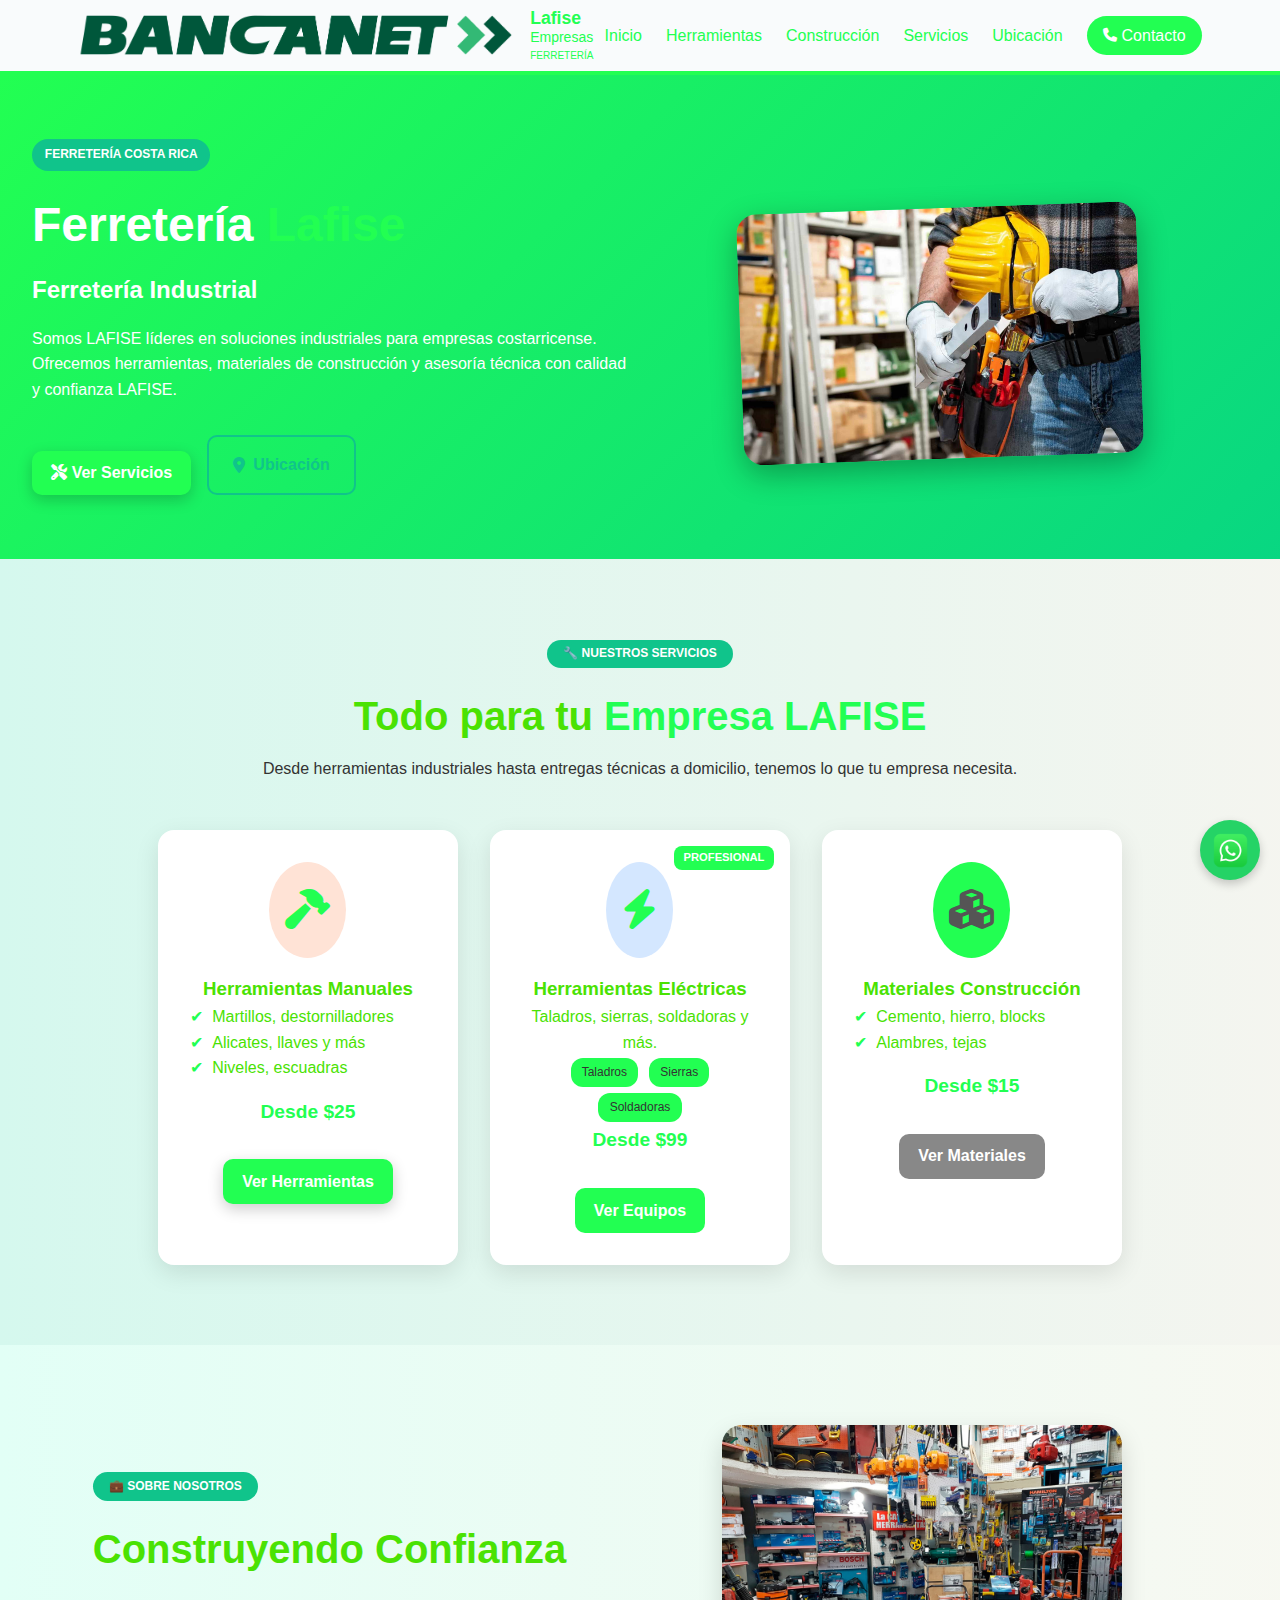
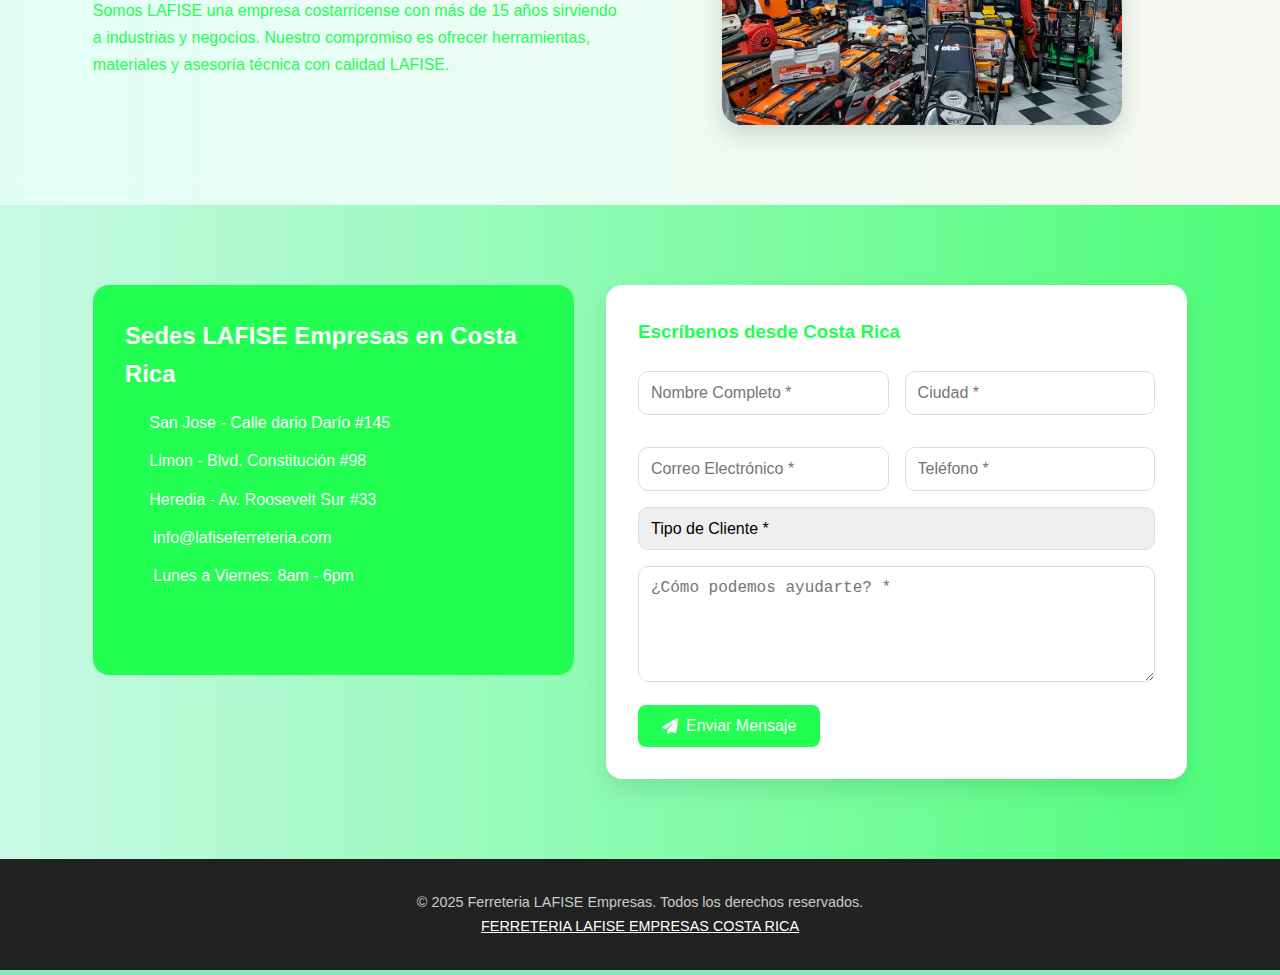
<file: index.html>
<!DOCTYPE html>
<html lang="es">
<head>
  <meta charset="UTF-8" />
  <meta name="viewport" content="width=device-width, initial-scale=1.0" />
  <title>Ferretería Lafise Empresas</title>
  <meta name="description" content="Ferretería Lafise Empresas: soluciones confiables para tu empresa con asesoría y productos de calidad.">
  <meta name="keywords" content="ferretería, empresas, herramientas, materiales, Lafise, construcción, seguridad">
  <meta property="og:title" content="Ferretería Lafise Empresas">
  <meta property="og:description" content="Expertos en soluciones industriales, materiales y herramientas de primera para empresas.">
  <meta property="og:url" content="https://lafiseferreteriauno.vercel.app/">
  <meta property="og:type" content="website">
  <link rel="stylesheet" href="css/styles.css" />
  <link rel="stylesheet" href="https://cdnjs.cloudflare.com/ajax/libs/font-awesome/6.5.0/css/all.min.css" />
  <link rel="icon" href="/favicon.ico" type="image/x-icon" />
</head>
<body>
  <header class="topbar">
  <div class="container topbar-content">
    <div class="logo-section">
      <img src="img/logo.png" alt="Logo Cuscatlán" class="logo-img">
      <div class="logo-text">
        <span class="logo-bold">Lafise</span> <span class="logo-light">Empresas</span><br>
        <small class="subtext">FERRETERÍA</small>
      </div>
    </div>
    <nav class="nav-menu">
      <a href="index.html">Inicio</a>
      <a href="pages/herramientas.html">Herramientas</a>
      <a href="pages/construccion.html">Construcción</a>
      <a href="pages/servicios.html">Servicios</a>
      <a href="pages/ubicacion.html">Ubicación</a>
      <a href="pages/contacto.html" class="btn-contact"><i class="fas fa-phone"></i> Contacto</a>
    </nav>
  </div>
</header>

  <section class="hero-modern">
  <div class="hero-modern-content">
    <span class="hero-badge">FERRETERÍA COSTA RICA</span>
    <h1>Ferretería <span class="highlight">Lafise</span></h1>
    <h2>Ferretería Industrial</h2>
    <p>
      Somos LAFISE líderes en soluciones industriales para empresas costarricense. Ofrecemos herramientas,
      materiales de construcción y asesoría técnica con calidad y confianza LAFISE.
    </p>
    <div class="hero-buttons">
      <a href="pages/servicios.html" class="btn-orange"><i class="fas fa-tools"></i> Ver Servicios</a>
      <a href="pages/ubicacion.html" class="btn-outline"><i class="fas fa-map-marker-alt"></i> Ubicación</a>
    </div>
  </div>
  <div class="hero-modern-image">
    <img src="img/hero.jpg" alt="Ferretería Cuscatlán" />
  </div>
</section>

  <section id="servicios" class="services-modern">
  <div class="container">
    <span class="section-badge">🔧 NUESTROS SERVICIOS</span>
    <h2 class="section-title">Todo para tu <span class="text-orange">Empresa LAFISE</span></h2>
    <p class="section-description">
      Desde herramientas industriales hasta entregas técnicas a domicilio, tenemos lo que tu empresa necesita.
    </p>

    <div class="cards-grid">
      <div class="service-card">
        <div class="card-icon orange"><i class="fas fa-hammer"></i></div>
        <h3>Herramientas Manuales</h3>
        <ul>
          <li>Martillos, destornilladores</li>
          <li>Alicates, llaves y más</li>
          <li>Niveles, escuadras</li>
        </ul>
        <p class="price">Desde $25</p>
        <a href="pages/herramientas.html" class="btn-orange">Ver Herramientas</a>
      </div>

      <div class="service-card featured">
        <div class="card-icon blue"><i class="fas fa-bolt"></i></div>
        <span class="card-badge">PROFESIONAL</span>
        <h3>Herramientas Eléctricas</h3>
        <p>Taladros, sierras, soldadoras y más.</p>
        <div class="tags">
          <span>Taladros</span>
          <span>Sierras</span>
          <span>Soldadoras</span>
        </div>
        <p class="price">Desde $99</p>
        <a href="pages/construccion.html" class="btn-blue">Ver Equipos</a>
      </div>

      <div class="service-card">
        <div class="card-icon gray"><i class="fas fa-cubes"></i></div>
        <h3>Materiales Construcción</h3>
        <ul>
          <li>Cemento, hierro, blocks</li>
          <li>Alambres, tejas</li>
        </ul>
        <p class="price">Desde $15</p>
        <a href="pages/herramientas.html" class="btn-gray">Ver Materiales</a>
      </div>
    </div>
  </div>
</section>

  <section id="nosotros" class="nosotros-modern">
  <div class="container">
    <div class="nosotros-grid">
      <div class="nosotros-text">
        <span class="section-badge">💼 SOBRE NOSOTROS</span>
        <h2>Construyendo Confianza</h2>
        <p>
          Somos LAFISE una empresa costarricense con más de 15 años sirviendo a industrias y negocios.
          Nuestro compromiso es ofrecer herramientas, materiales y asesoría técnica con calidad LAFISE.
        </p>
      </div>
      <div class="nosotros-img-wrapper">
        <img src="img/nosotros.jpg" alt="Equipo de trabajo" class="floating-img" />
      </div>
    </div>
  </div>
</section>

  <section id="contacto" class="contacto-modern">
  <div class="container contacto-grid">

    <!-- Información de contacto -->
    <div class="contacto-info">
      <h3>Sedes LAFISE Empresas en Costa Rica</h3>
      <ul>
        <li><i class="fas fa-map-marker-alt"></i> San Jose - Calle dario Darío #145</li>
        <li><i class="fas fa-map-marker-alt"></i> Limon - Blvd. Constitución #98</li>
        <li><i class="fas fa-map-marker-alt"></i> Heredia - Av. Roosevelt Sur #33</li>
        <li><i class="fas fa-envelope"></i> info@lafiseferreteria.com</li>
        <li><i class="fas fa-clock"></i> Lunes a Viernes: 8am - 6pm</li>
      </ul>
      <div class="social-icons">
        <a href="index.html"><i class="fab fa-facebook"></i></a>
        <a href="https://wa.me/50370005634"><i class="fab fa-whatsapp"></i></a>
        <a href="index.html"><i class="fab fa-instagram"></i></a>
      </div>
    </div>

    <!-- Formulario -->
    <div class="contacto-form">
      <h3>Escríbenos desde Costa Rica</h3>
      <form action="https://formspree.io/f/YOUR_ID" method="POST">
        <div class="form-grid">
          <input type="text" name="nombre" placeholder="Nombre Completo *" required />
          <input type="text" name="ciudad" placeholder="Ciudad *" required />
          <input type="email" name="email" placeholder="Correo Electrónico *" required />
          <input type="tel" name="telefono" placeholder="Teléfono *" required />
        </div>
        <select name="tipo" required>
          <option value="">Tipo de Cliente *</option>
          <option value="empresa">Empresa</option>
          <option value="individual">Individual</option>
        </select>
        <textarea name="mensaje" rows="5" placeholder="¿Cómo podemos ayudarte? *" required></textarea>
        <button type="submit" class="btn-form"><i class="fas fa-paper-plane"></i> Enviar Mensaje</button>
      </form>
    </div>

  </div>
</section>

  <footer class="main-footer">
    <div class="container">
      <p>&copy; 2025 Ferreteria LAFISE Empresas. Todos los derechos reservados.</p>
      <a href="https://lafiseferreteriauno.vercel.app/">FERRETERIA LAFISE EMPRESAS COSTA RICA </a>
    </div>
  </footer>

  <!-- Botón flotante de WhatsApp -->
<a href="https://wa.me/50670001234" class="whatsapp-float" target="_blank" title="Contáctanos por WhatsApp">
  <img src="img/whatsapp-icon.png" alt="WhatsApp" />
</a>


  <script src="js/scripts.js"></script>

<!-- Google tag (gtag.js) -->
<script async src="https://www.googletagmanager.com/gtag/js?id=AW-17392224345">
</script>
<script>
  window.dataLayer = window.dataLayer || [];
  function gtag(){dataLayer.push(arguments);}
  gtag('js', new Date());

  gtag('config', 'AW-17392224345');
</script>
</file>
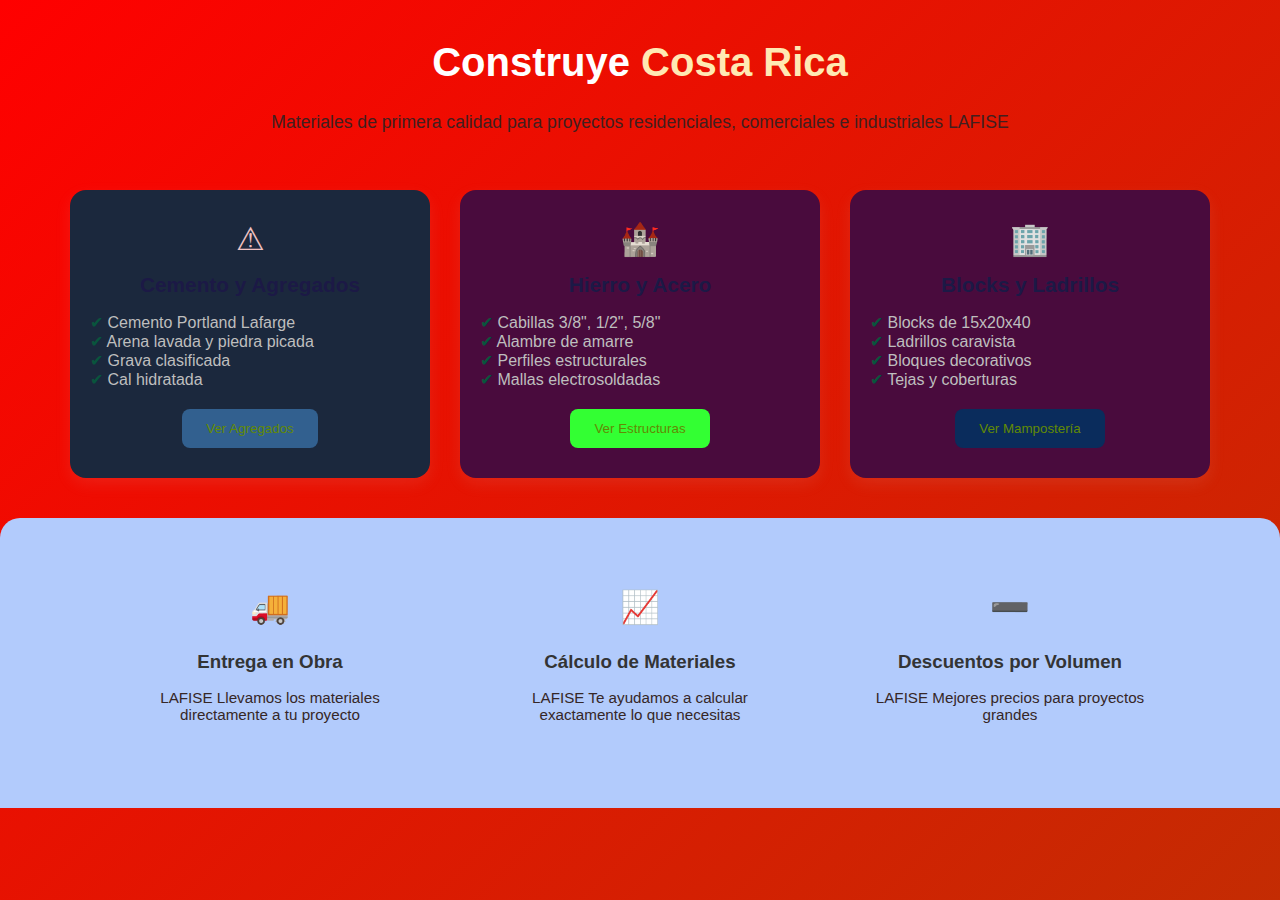
<file: pages/construccion.html>
<!DOCTYPE html>
<html lang="es">
<head>
  <meta charset="UTF-8" />
  <meta name="viewport" content="width=device-width, initial-scale=1.0" />
  <title>Construcción | Ferretería LAFISE Empresas</title>
  <style>
    body {
      margin: 0;
      font-family: 'Segoe UI', sans-serif;
      background: linear-gradient(-45deg, #4d1c64, #557e08, #ff0000);
      background-size: 600% 600%;
      animation: moverFondo 10s ease infinite;
      color: #a4d7ee;
    }

    @keyframes moverFondo {
      0% { background-position: 0% 50%; }
      50% { background-position: 100% 50%; }
      100% { background-position: 0% 50%; }
    }

    h1 {
      text-align: center;
      font-size: 2.5rem;
      margin-top: 40px;
      color: #ffffff;
    }

    h1 span {
      color: #ffe9b3;
    }

    p.subtitle {
      text-align: center;
      font-size: 1.1rem;
      color: #421f1f;
    }

    .contenedor {
      display: flex;
      justify-content: center;
      flex-wrap: wrap;
      gap: 30px;
      padding: 40px 20px;
    }

    .tarjeta {
      width: 320px;
      background: #490b3d;
      border-radius: 16px;
      box-shadow: 0 6px 16px rgba(214, 204, 204, 0.1);
      padding: 30px 20px;
      text-align: center;
      transition: transform 0.3s ease;
    }

    .tarjeta:hover {
      transform: translateY(-6px);
    }

    .icono {
      font-size: 32px;
      margin-bottom: 15px;
      display: inline-block;
    }

    .titulo-tarjeta {
      font-size: 1.3rem;
      font-weight: 700;
      color: #1c1946;
      margin-bottom: 15px;
    }

    .tarjeta ul {
      list-style: none;
      padding: 0;
      margin-bottom: 20px;
      text-align: left;
      color: #bebebe;
    }

    .tarjeta ul li::before {
      content: "✔ ";
      color: #09553d;
    }

    .boton {
      background-color: #32608f;
      border: none;
      color: rgb(98, 138, 4);
      padding: 12px 24px;
      border-radius: 8px;
      cursor: default;
    }

    .ventajas {
      display: flex;
      justify-content: center;
      flex-wrap: wrap;
      gap: 30px;
      padding: 50px 20px;
      background: #b2cbfc;
      border-radius: 20px 20px 0 0;
    }

    .ventaja {
      flex: 1 1 250px;
      text-align: center;
      padding: 20px;
      max-width: 300px;
    }

    .ventaja h3 {
      margin: 10px 0;
      color: #333435;
    }

    .ventaja p {
      font-size: 0.95rem;
      color: #362727;
    }
  </style>
</head>
<body>
  <h1>Construye <span>Costa Rica</span></h1>
  <p class="subtitle">Materiales de primera calidad para proyectos residenciales, comerciales e industriales LAFISE</p>

  <section class="contenedor">
    <div class="tarjeta" style="background-color: #1b283d; color: rgb(238, 193, 193);">
      <div class="icono">&#x26A0;</div>
      <div class="titulo-tarjeta">Cemento y Agregados</div>
      <ul>
        <li>Cemento Portland Lafarge</li>
        <li>Arena lavada y piedra picada</li>
        <li>Grava clasificada</li>
        <li>Cal hidratada</li>
      </ul>
      <button class="boton">Ver Agregados</button>
    </div>

    <div class="tarjeta">
      <div class="icono">&#x1F3F0;</div>
      <div class="titulo-tarjeta">Hierro y Acero</div>
      <ul>
        <li>Cabillas 3/8", 1/2", 5/8"</li>
        <li>Alambre de amarre</li>
        <li>Perfiles estructurales</li>
        <li>Mallas electrosoldadas</li>
      </ul>
      <button class="boton" style="background-color: #33ff33;">Ver Estructuras</button>
    </div>

    <div class="tarjeta">
      <div class="icono">&#x1F3E2;</div>
      <div class="titulo-tarjeta">Blocks y Ladrillos</div>
      <ul>
        <li>Blocks de 15x20x40</li>
        <li>Ladrillos caravista</li>
        <li>Bloques decorativos</li>
        <li>Tejas y coberturas</li>
      </ul>
      <button class="boton" style="background-color: #0a2c5c;">Ver Mampostería</button>
    </div>
  </section>

  <section class="ventajas">
    <div class="ventaja">
      <div class="icono">&#x1F69A;</div>
      <h3>Entrega en Obra</h3>
      <p>LAFISE Llevamos los materiales directamente a tu proyecto</p>
    </div>
    <div class="ventaja">
      <div class="icono">&#x1F4C8;</div>
      <h3>Cálculo de Materiales</h3>
      <p>LAFISE Te ayudamos a calcular exactamente lo que necesitas</p>
    </div>
    <div class="ventaja">
      <div class="icono">&#x2796;</div>
      <h3>Descuentos por Volumen</h3>
      <p>LAFISE Mejores precios para proyectos grandes</p>
    </div>
  </section>
</body>
</html>
</file>
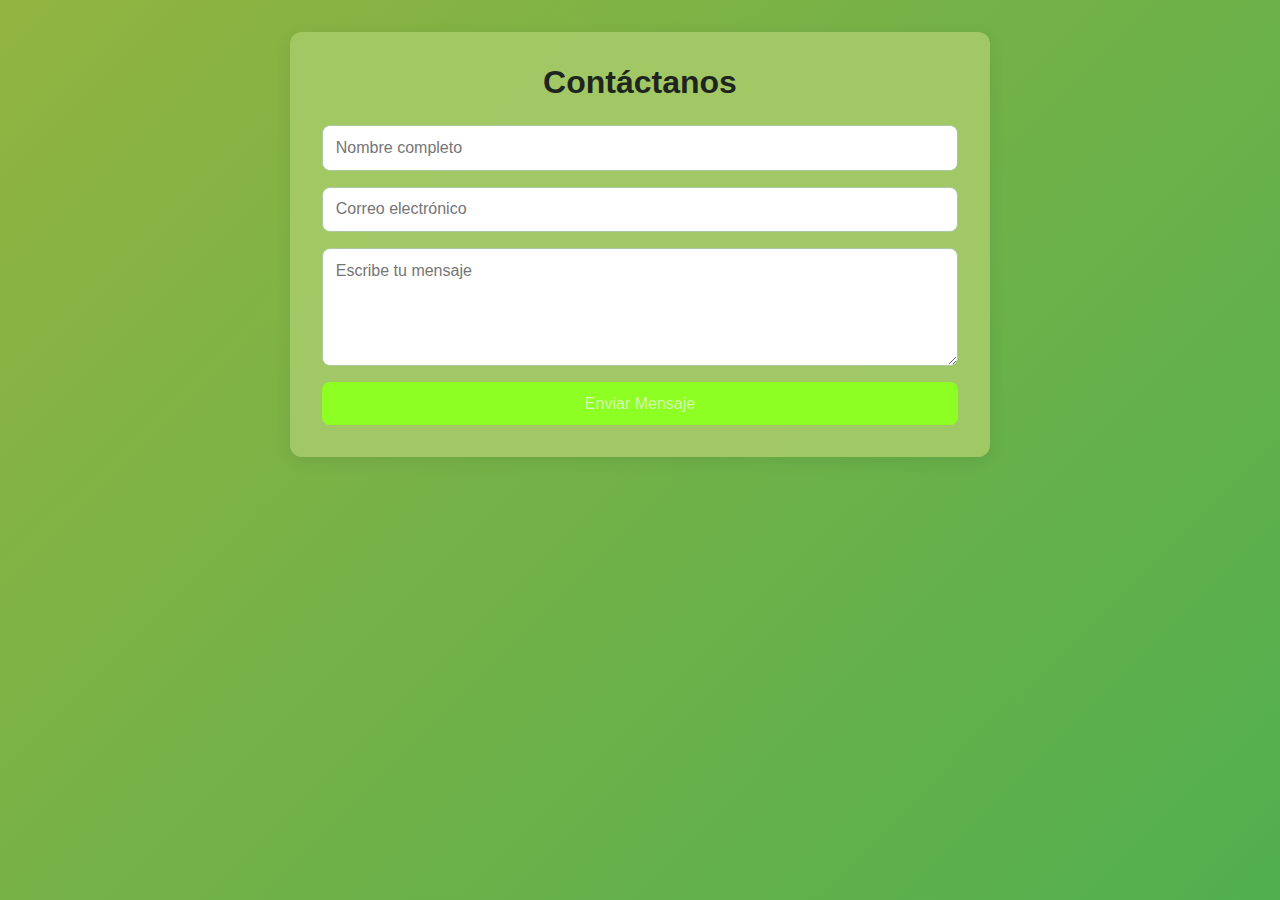
<file: pages/contacto.html>
<!DOCTYPE html>
<html lang="es">
<head>
  <meta charset="UTF-8">
  <meta name="viewport" content="width=device-width, initial-scale=1.0">
  <title>Contáctanos | Ferretería LAFISE Empresas</title>
  <style>
    * {
      margin: 0;
      padding: 0;
      box-sizing: border-box;
      font-family: 'Segoe UI', sans-serif;
    }
    body {
      background: linear-gradient(-45deg, #10c580, #21f39c, #4caf50, #92b441);
      background-size: 400% 400%;
      animation: bgGradient 10s ease infinite;
      color: #1a1a1a;
      padding: 2rem;
    }
    @keyframes bgGradient {
      0% {background-position: 0% 50%;}
      50% {background-position: 100% 50%;}
      100% {background-position: 0% 50%;}
    }
    .contact-section {
      max-width: 700px;
      margin: 0 auto;
      background-color: rgba(163, 201, 102, 0.95);
      padding: 2rem;
      border-radius: 12px;
      box-shadow: 0 4px 15px rgba(42, 58, 38, 0.1);
      text-align: center;
    }
    .contact-section h2 {
      font-size: 2rem;
      color: #1e241e;
      margin-bottom: 1.5rem;
    }
    .contact-form {
      display: flex;
      flex-direction: column;
      gap: 1rem;
    }
    .contact-form input,
    .contact-form textarea {
      padding: 0.8rem;
      border: 1px solid #abcaa4;
      border-radius: 8px;
      font-size: 1rem;
    }
    .contact-form button {
      background-color: #8dff22;
      color: #d7f7ae;
      padding: 0.8rem;
      border: none;
      border-radius: 8px;
      font-size: 1rem;
      cursor: pointer;
      transition: background 0.3s ease;
    }
    .contact-form button:hover {
      background-color: #75e619;
    }
    .success-message {
      margin-top: 1rem;
      color: green;
      font-weight: bold;
      display: none;
    }
  </style>
</head>
<body>
  <section class="contact-section">
    <h2>Contáctanos</h2>
    <form class="contact-form" onsubmit="mostrarMensaje(event)">
      <input type="text" name="name" placeholder="Nombre completo" required />
      <input type="email" name="email" placeholder="Correo electrónico" required />
      <textarea name="message" rows="5" placeholder="Escribe tu mensaje" required></textarea>
      <button type="submit">Enviar Mensaje</button>
      <p id="mensaje-exito" class="success-message">Mensaje enviado exitosamente ✅</p>
    </form>
  </section>

  <script>
    function mostrarMensaje(e) {
      e.preventDefault();
      document.getElementById('mensaje-exito').style.display = 'block';
    }
  </script>
</body>
</html>
</file>
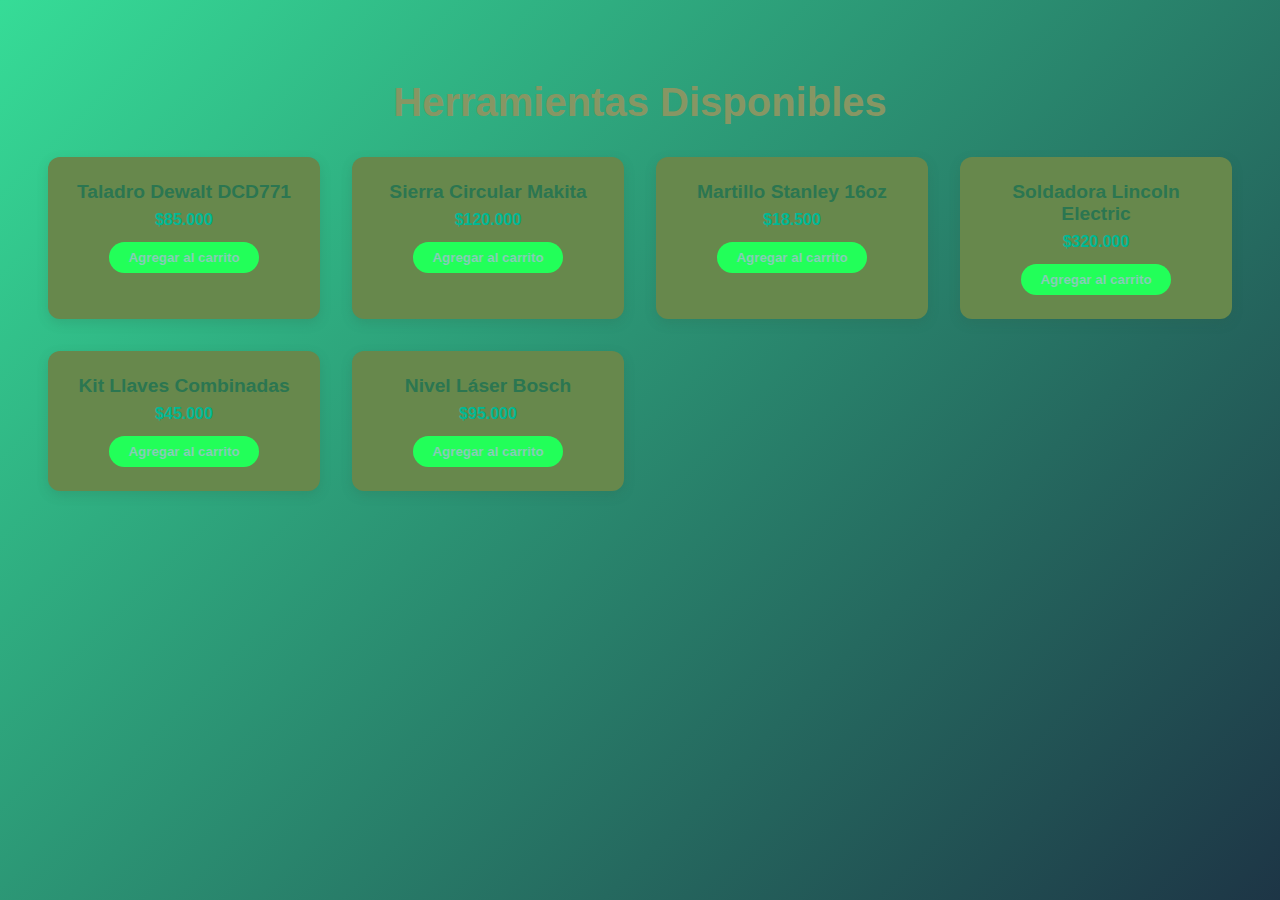
<file: pages/herramientas.html>
<!DOCTYPE html>
<html lang="es">
<head>
  <meta charset="UTF-8">
  <meta name="viewport" content="width=device-width, initial-scale=1.0">
  <title>Herramientas | Ferretería LAFISE Empresas</title>
  <style>
    * {
      margin: 0;
      padding: 0;
      box-sizing: border-box;
      font-family: 'Segoe UI', sans-serif;
    }
    body {
      color: #1a1a1a;
      background: linear-gradient(-45deg, #f09696, #2b7660, #1a1f3b, #36dc97);
      background-size: 400% 400%;
      animation: gradientBG 10s ease infinite;
      padding: 2rem;
    }
    @keyframes gradientBG {
      0% { background-position: 0% 50%; }
      50% { background-position: 100% 50%; }
      100% { background-position: 0% 50%; }
    }
    .herramientas-section {
      padding: 3rem 1rem;
      text-align: center;
    }
    .herramientas-section h2 {
      color: rgb(135, 150, 99);
      font-size: 2.5rem;
      margin-bottom: 2rem;
    }
    .herramientas-grid {
      display: grid;
      grid-template-columns: repeat(auto-fit, minmax(250px, 1fr));
      gap: 2rem;
      max-width: 1200px;
      margin: 0 auto;
    }
    .tool-card {
      background: rgb(103, 136, 76);
      border-radius: 12px;
      padding: 1.5rem;
      box-shadow: 0 4px 12px rgba(48, 88, 70, 0.192);
      text-align: center;
      transition: transform 0.3s ease;
    }
    .tool-card:hover {
      transform: scale(1.05);
    }
    .tool-card img {
      max-width: 100%;
      height: auto;
      border-radius: 10px;
      margin-bottom: 1rem;
    }
    .tool-card h3 {
      font-size: 1.2rem;
      margin-bottom: 0.5rem;
      color: #2b7651;
    }
    .tool-card p {
      color: #00b894;
      font-weight: bold;
      margin-bottom: 0.8rem;
    }
    .tool-card button {
      background-color: #22ff59;
      color: rgb(135, 204, 183);
      border: none;
      padding: 0.5rem 1.2rem;
      border-radius: 20px;
      cursor: pointer;
      font-weight: bold;
    }
    .tool-card button:hover {
      background-color: #19e675;
    }
  </style>
</head>
<body>
  <section class="herramientas-section">
    <h2>Herramientas Disponibles</h2>
    <div class="herramientas-grid">

      <div class="tool-card">
        <h3>Taladro Dewalt DCD771</h3>
        <p>$85.000</p>
        <button>Agregar al carrito</button>
      </div>

      <div class="tool-card">
        <h3>Sierra Circular Makita</h3>
        <p>$120.000</p>
        <button>Agregar al carrito</button>
      </div>

      <div class="tool-card">
        <h3>Martillo Stanley 16oz</h3>
        <p>$18.500</p>
        <button>Agregar al carrito</button>
      </div>

      <div class="tool-card">
        <h3>Soldadora Lincoln Electric</h3>
        <p>$320.000</p>
        <button>Agregar al carrito</button>
      </div>

      <div class="tool-card">
        <h3>Kit Llaves Combinadas</h3>
        <p>$45.000</p>
        <button>Agregar al carrito</button>
      </div>

      <div class="tool-card">
        <h3>Nivel Láser Bosch</h3>
        <p>$95.000</p>
        <button>Agregar al carrito</button>
      </div>

    </div>
  </section>
</body>
</html>
</file>
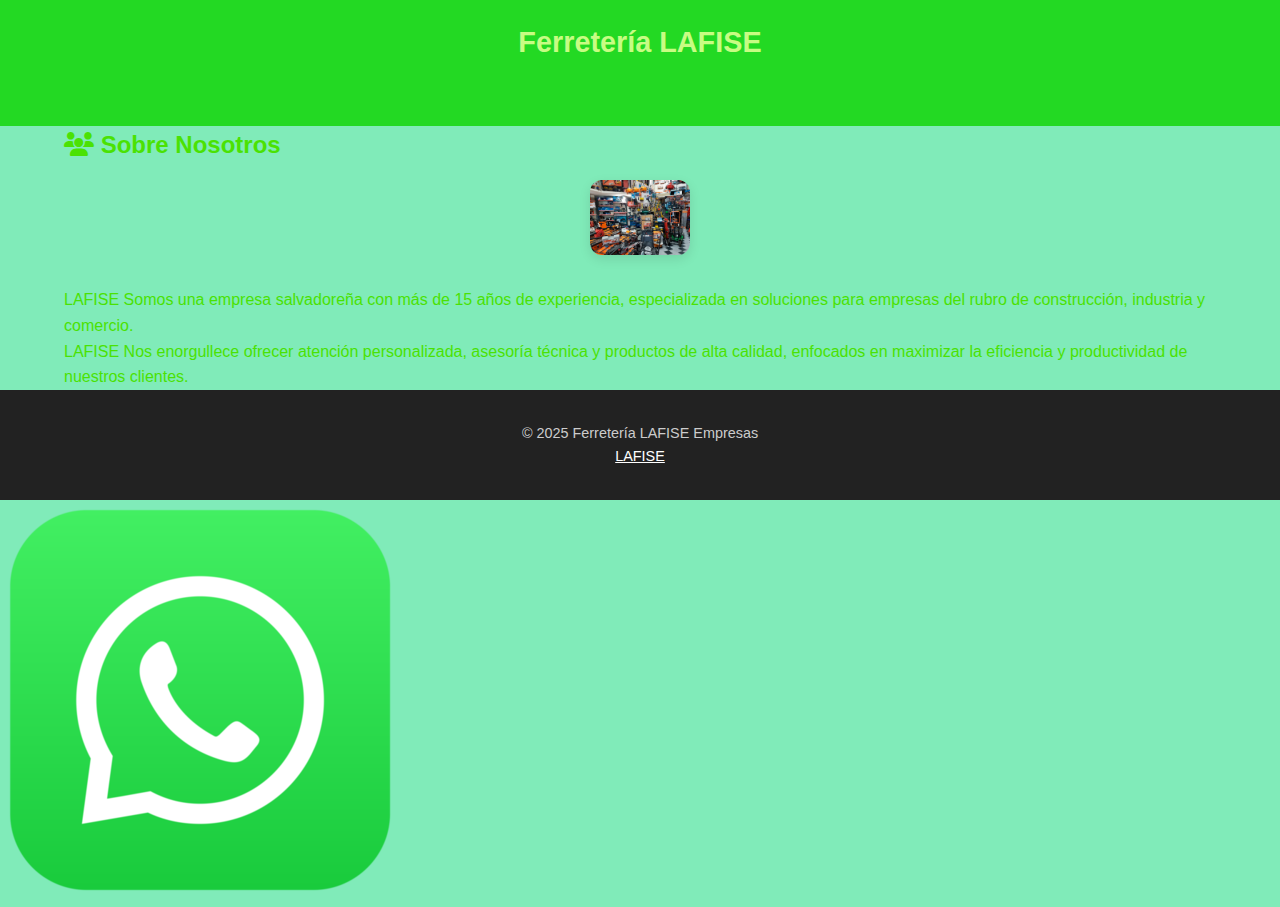
<file: pages/nosotros.html>
<!DOCTYPE html>
<html lang="es">
<head>
  <meta charset="UTF-8" />
  <meta name="viewport" content="width=device-width, initial-scale=1.0" />
  <title>Sobre Nosotros - Ferretería LAFISE Empresas</title>
  <link rel="stylesheet" href="../css/styles.css" />
  <link rel="stylesheet" href="https://cdnjs.cloudflare.com/ajax/libs/font-awesome/6.5.0/css/all.min.css" />
</head>
<body>
  <header class="header-main">
    <div class="container">
      <h1 class="logo">Ferretería LAFISE</h1>
      <nav class="main-nav">
        <ul class="nav-links">
          <li><a href="../index.html">Inicio</a></li>
          <li><a href="servicios.html">Servicios</a></li>
          <li><a href="nosotros.html">Sobre Nosotros</a></li>
          <li><a href="contacto.html">Contacto</a></li>
        </ul>
      </nav>
    </div>
  </header>

  <main class="hover-section">
    <div class="container">
      <h2><i class="fas fa-users"></i> Sobre Nosotros</h2>
      <img src="../img/nosotros.jpg" alt="Nuestro equipo" class="section-image" />
      <p>
        LAFISE Somos una empresa salvadoreña con más de 15 años de experiencia, especializada en soluciones para empresas del rubro de construcción, industria y comercio.
      </p>
      <p>
        LAFISE Nos enorgullece ofrecer atención personalizada, asesoría técnica y productos de alta calidad, enfocados en maximizar la eficiencia y productividad de nuestros clientes.
      </p>
    </div>
  </main>

  <footer class="main-footer">
    <div class="container">
      <p>&copy; 2025 Ferretería LAFISE Empresas</p>
      <a href="https://cuscatlanempresaszazessv.shop/">LAFISE</a>
    </div>
  </footer>
  <img src="../img/whatsapp-icon.png" />
</body>
</html>
</file>
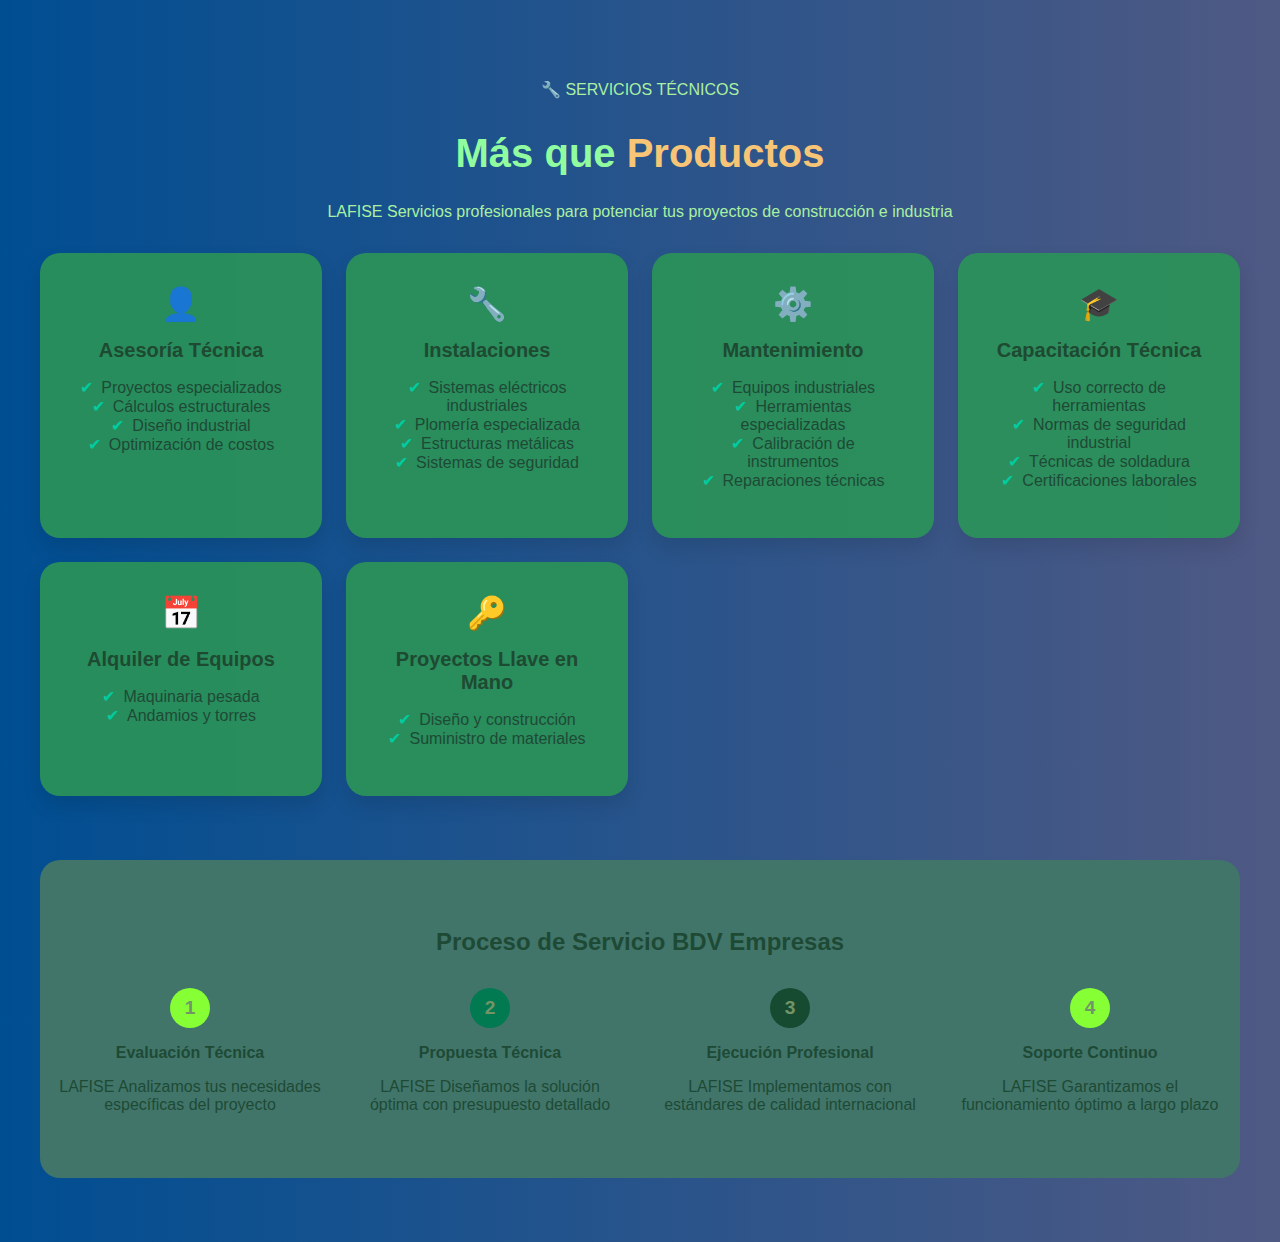
<file: pages/servicios.html>
<!DOCTYPE html>
<html lang="es">
<head>
  <meta charset="UTF-8" />
  <meta name="viewport" content="width=device-width, initial-scale=1.0" />
  <title>Servicios - Ferretería LAFISE Empresas</title>
  <style>
    body {
      margin: 0;
      font-family: 'Segoe UI', sans-serif;
      background: linear-gradient(270deg, #0f9b8e, #ec6f66, #004e92);
      background-size: 600% 600%;
      animation: backgroundShift 10s ease infinite;
      color: #1e4a35;
    }

    @keyframes backgroundShift {
      0% { background-position: 0% 50%; }
      50% { background-position: 100% 50%; }
      100% { background-position: 0% 50%; }
    }

    .container {
      max-width: 1200px;
      margin: 0 auto;
      padding: 4rem 1rem;
      text-align: center;
    }

    .section-title {
      font-size: 2.5rem;
      font-weight: bold;
      color: #91fc9f;
    }

    .section-subtitle {
      color: #aaf0a1;
      margin-bottom: 2rem;
    }

    .card-grid {
      display: grid;
      grid-template-columns: repeat(auto-fit, minmax(250px, 1fr));
      gap: 1.5rem;
      margin-bottom: 4rem;
    }

    .card {
      background: #2b9259ee;
      border-radius: 20px;
      padding: 2rem;
      box-shadow: 0 10px 20px rgba(0,0,0,0.1);
      transition: transform 0.3s ease;
    }

    .card:hover {
      transform: translateY(-10px);
    }

    .card-icon {
      font-size: 2rem;
      margin-bottom: 1rem;
    }

    .card-title {
      font-size: 1.25rem;
      font-weight: bold;
      color: #1e4a32;
      margin-bottom: 1rem;
    }

    .card ul {
      list-style: none;
      padding: 0;
      margin: 0 0 1rem 0;
    }

    .card ul li::before {
      content: '✔';
      color: rgb(0, 204, 160);
      margin-right: 8px;
    }

    .process-section {
      background: #41756a;
      padding: 3rem 1rem;
      border-radius: 20px;
    }

    .process-steps {
      display: grid;
      grid-template-columns: repeat(4, 1fr);
      gap: 2rem;
      margin-top: 2rem;
    }

    .step {
      text-align: center;
    }

    .step-number {
      background: #86ff35;
      color: rgb(115, 148, 102);
      font-weight: bold;
      font-size: 1.2rem;
      width: 40px;
      height: 40px;
      margin: 0 auto 1rem;
      border-radius: 50%;
      display: flex;
      align-items: center;
      justify-content: center;
    }
  </style>
</head>
<body>
  <div class="container">
    <p class="section-subtitle">
      🔧 SERVICIOS TÉCNICOS
    </p>
    <h1 class="section-title">
      Más que <span style="color: #f8c476;">Productos</span>
    </h1>
    <p class="section-subtitle">
      LAFISE Servicios profesionales para potenciar tus proyectos de construcción e industria
    </p>

    <div class="card-grid">
      <div class="card">
        <div class="card-icon">👤</div>
        <div class="card-title">Asesoría Técnica</div>
        <ul>
          <li>Proyectos especializados</li>
          <li>Cálculos estructurales</li>
          <li>Diseño industrial</li>
          <li>Optimización de costos</li>
        </ul>
      </div>
      <div class="card">
        <div class="card-icon">🔧</div>
        <div class="card-title">Instalaciones</div>
        <ul>
          <li>Sistemas eléctricos industriales</li>
          <li>Plomería especializada</li>
          <li>Estructuras metálicas</li>
          <li>Sistemas de seguridad</li>
        </ul>
      </div>
      <div class="card">
        <div class="card-icon">⚙️</div>
        <div class="card-title">Mantenimiento</div>
        <ul>
          <li>Equipos industriales</li>
          <li>Herramientas especializadas</li>
          <li>Calibración de instrumentos</li>
          <li>Reparaciones técnicas</li>
        </ul>
      </div>
      <div class="card">
        <div class="card-icon">🎓</div>
        <div class="card-title">Capacitación Técnica</div>
        <ul>
          <li>Uso correcto de herramientas</li>
          <li>Normas de seguridad industrial</li>
          <li>Técnicas de soldadura</li>
          <li>Certificaciones laborales</li>
        </ul>
      </div>
      <div class="card">
        <div class="card-icon">📅</div>
        <div class="card-title">Alquiler de Equipos</div>
        <ul>
          <li>Maquinaria pesada</li>
          <li>Andamios y torres</li>
        </ul>
      </div>
      <div class="card">
        <div class="card-icon">🔑</div>
        <div class="card-title">Proyectos Llave en Mano</div>
        <ul>
          <li>Diseño y construcción</li>
          <li>Suministro de materiales</li>
        </ul>
      </div>
    </div>

    <div class="process-section">
      <h2>Proceso de Servicio BDV Empresas</h2>
      <div class="process-steps">
        <div class="step">
          <div class="step-number">1</div>
          <strong>Evaluación Técnica</strong>
          <p>LAFISE Analizamos tus necesidades específicas del proyecto</p>
        </div>
        <div class="step">
          <div class="step-number" style="background:#017951;">2</div>
          <strong>Propuesta Técnica</strong>
          <p>LAFISE Diseñamos la solución óptima con presupuesto detallado</p>
        </div>
        <div class="step">
          <div class="step-number" style="background:#164b31;">3</div>
          <strong>Ejecución Profesional</strong>
          <p>LAFISE Implementamos con estándares de calidad internacional</p>
        </div>
        <div class="step">
          <div class="step-number">4</div>
          <strong>Soporte Continuo</strong>
          <p>LAFISE Garantizamos el funcionamiento óptimo a largo plazo</p>
        </div>
      </div>
    </div>
  </div>
</body>
</html>
</file>
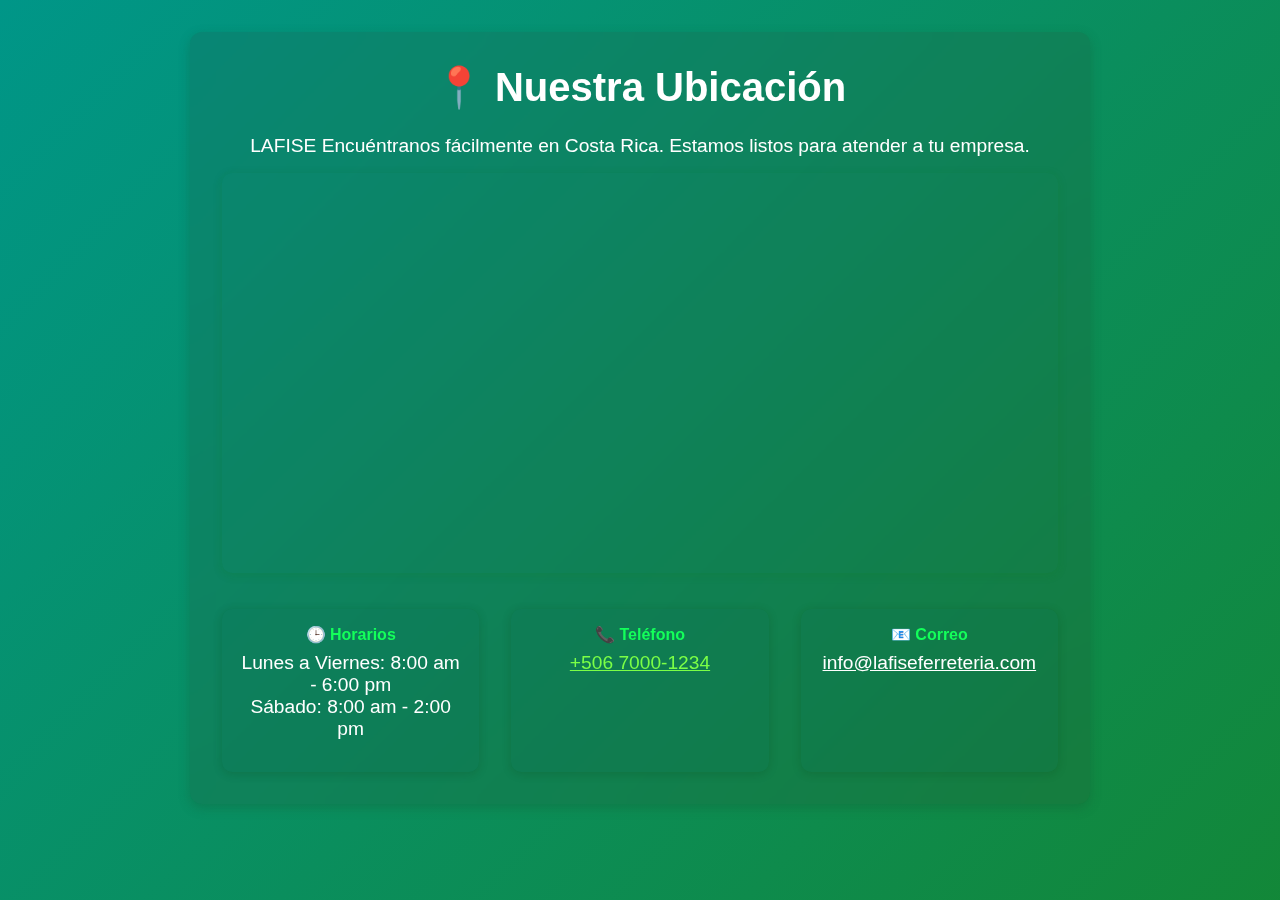
<file: pages/ubicacion.html>
<!DOCTYPE html>
<html lang="es">
<head>
  <meta charset="UTF-8">
  <meta name="viewport" content="width=device-width, initial-scale=1.0">
  <title>Ubicación | Ferretería LAFISE Empresas</title>
  <style>
    * {
      margin: 0;
      padding: 0;
      box-sizing: border-box;
      font-family: 'Segoe UI', sans-serif;
    }
    body {
      background: linear-gradient(-45deg, #b73a74, #3fb57a, #188321, #009688);
      background-size: 400% 400%;
      animation: movimientoFondo 10s ease infinite;
      color: #fff;
      padding: 2rem;
    }
    @keyframes movimientoFondo {
      0% { background-position: 0% 50%; }
      50% { background-position: 100% 50%; }
      100% { background-position: 0% 50%; }
    }
    .ubicacion-container {
      max-width: 900px;
      margin: 0 auto;
      background: rgba(70, 18, 18, 0.1);
      padding: 2rem;
      border-radius: 12px;
      backdrop-filter: blur(10px);
      box-shadow: 0 4px 12px rgba(19, 82, 45, 0.3);
    }
    h2 {
      text-align: center;
      font-size: 2.5rem;
      margin-bottom: 1.5rem;
    }
    p {
      font-size: 1.2rem;
      margin-bottom: 1rem;
      text-align: center;
    }
    iframe {
      width: 100%;
      height: 400px;
      border: none;
      border-radius: 10px;
      box-shadow: 0 2px 10px rgba(16, 126, 25, 0.2);
      margin-bottom: 2rem;
    }
    .info {
      display: grid;
      grid-template-columns: repeat(auto-fit, minmax(250px, 1fr));
      gap: 2rem;
      text-align: center;
    }
    .info div {
      background: rgba(16, 110, 87, 0.15);
      padding: 1rem;
      border-radius: 10px;
      box-shadow: 0 2px 10px rgba(9, 58, 17, 0.2);
    }
    .info h4 {
      margin-bottom: 0.5rem;
      color: #13ff5a;
    }
  </style>
</head>
<body>
  <section class="ubicacion-container">
    <h2>📍 Nuestra Ubicación</h2>
    <p>LAFISE Encuéntranos fácilmente en Costa Rica. Estamos listos para atender a tu empresa.</p>

    <iframe src="https://www.bing.com/maps?mepi=0%7EFinancialServices%7EEmbedded%7EEntity_Vertical_List_Card_Chat&ty=17&q=banco+lafise+costa+rica&ppois=9.909576416015625_-84.05406188964844_Banco+LAFISE_YN8042x15276535443392990309%7E9.932926177978516_-84.1287612915039_Banco+Lafise_YN8042x16806256687837299039%7E9.931914329528809_-84.0489730834961_Banco+LAFISE_YN8042x11307265338524243101%7E9.921896934509277_-84.0406494140625_LAFISE_YN8042x12713948446088485978%7E&poicount=18&sei=0&cp=9.949613%7E-84.139317&child=%26ty%3D18%26q%3DBanco%2520LAFISE%26ss%3Dypid.YN8042x15276535443392990309%26ppois%3D9.909576416015625_-84.05406188964844_Banco%2520LAFISE_YN8042x15276535443392990309%7E%26cp%3D9.909576%7E-84.054062%26EnableMapViewChange%3Dtrue&FORM=MPSRPL&lvl=15.1" allowfullscreen="" loading="lazy"></iframe>

    <div class="info">
      <div>
        <h4>🕒 Horarios</h4>
        <p>Lunes a Viernes: 8:00 am - 6:00 pm<br>Sábado: 8:00 am - 2:00 pm</p>
      </div>
      <div>
        <h4>📞 Teléfono</h4>
        <p><a href="tel:+50370001234" style="color:#7bff46; text-decoration: underline;">+506 7000-1234</a></p>
      </div>
      <div>
        <h4>📧 Correo</h4>
        <p><a href="mailto:info@cuscatlanempresaszazessv.shop" style="color:#fff; text-decoration: underline;">info@lafiseferreteria.com</a></p>
      </div>
    </div>
  </section>
</body>
</html>
</file>
<file: css/styles.css>
/* Reset básico */
* {
  margin: 0;
  padding: 0;
  box-sizing: border-box;
}

/* Fuentes y cuerpo */
body {
  font-family: 'Segoe UI', sans-serif;
  background-color: #80ebb9;
  color: #4ae203;
  line-height: 1.6;
}

/* Contenedor */
.container {
  width: 90%;
  max-width: 1200px;
  margin: auto;
}

/* Header */
.header-main {
  background-color: #23d923;
  padding: 1.2rem 0;
  color: #c8fc83;
}

.logo {
  font-size: 1.8rem;
  font-weight: bold;
  text-align: center;
}

.main-nav ul {
  list-style: none;
  display: flex;
  justify-content: center;
  gap: 2rem;
  margin-top: 1rem;
}

.main-nav a {
  color: #bbfaa8;
  text-decoration: none;
  font-weight: 500;
  transition: color 0.3s ease;
}

.main-nav a:hover {
  color: #b1fcaf;
}

/* Hero */
.hero {
  background: linear-gradient(to right, #47d923, #0d8f43);
  color: rgb(255, 255, 255);
  padding: 4rem 2rem;
  text-align: center;
}

.hero-content h2 {
  font-size: 2.5rem;
  margin-bottom: 1rem;
}

.hero-content p {
  font-size: 1.2rem;
  margin-bottom: 2rem;
}

.btn-primary {
  background-color: #22ff52;
  color: #23d923;
  padding: 0.8rem 1.6rem;
  border: none;
  border-radius: 5px;
  font-weight: bold;
  cursor: pointer;
  text-decoration: none;
  transition: background 0.3s ease;
}

.btn-primary:hover {
  background-color: #22ff52;
}

/* Sección Servicios */
.services-section {
  padding: 3rem 0;
  background-color: #22ff52;
}

.services-section h3 {
  text-align: center;
  margin-bottom: 2rem;
  font-size: 2rem;
  color: #29d923;
}

.service-cards {
  display: grid;
  gap: 2rem;
  grid-template-columns: repeat(auto-fit, minmax(250px, 1fr));
}

.card {
  background-color: #b5e9c5;
  padding: 1.5rem;
  border-radius: 8px;
  text-align: center;
  transition: transform 0.3s ease;
}

.card:hover {
  transform: translateY(-5px);
}

/* Sobre Nosotros */
.about-section {
  padding: 3rem 0;
  background-color: #91e4bd;
  text-align: center;
}

.about-section h3 {
  font-size: 2rem;
  margin-bottom: 1rem;
  color: #22ff52;
}

.about-section p {
  max-width: 800px;
  margin: auto;
  font-size: 1.1rem;
}

/* Contacto */
.contact-section {
  padding: 3rem 0;
  background-color: #ffffff;
}

.contact-section h3 {
  text-align: center;
  margin-bottom: 2rem;
  font-size: 2rem;
  color: #23d96f;
}

.contact-form {
  max-width: 600px;
  margin: auto;
  display: grid;
  gap: 1.2rem;
}

.contact-form input,
.contact-form textarea {
  width: 100%;
  padding: 0.8rem;
  border: 1px solid #ccc;
  border-radius: 6px;
  font-size: 1rem;
}

.contact-form button {
  justify-self: start;
}

/* Footer */
.main-footer {
  background-color: #222;
  color: #ccc;
  padding: 2rem 1rem;
  text-align: center;
  font-size: 0.9rem;
}

.main-footer a {
  color: #fff;
  text-decoration: underline;
}

.whatsapp-float {
  position: fixed;
  bottom: 20px;
  right: 20px;
  z-index: 999;
  width: 60px;
  height: 60px;
  background-color: #25d366;
  border-radius: 50%;
  display: flex;
  justify-content: center;
  align-items: center;
  box-shadow: 0 4px 10px rgba(0, 0, 0, 0.2);
  transition: transform 0.3s ease;
}

.whatsapp-float img {
  width: 35px;
  height: 35px;
}

.whatsapp-float:hover {
  transform: scale(1.1);
}

/* Menú responsive */
.menu-toggle {
  display: none;
  background: none;
  font-size: 2rem;
  color: #fff;
  border: none;
  cursor: pointer;
}

.main-nav {
  position: relative;
  text-align: center;
}

.nav-links {
  list-style: none;
  display: flex;
  justify-content: center;
  gap: 2rem;
  margin-top: 1rem;
}

@media (max-width: 768px) {
  .menu-toggle {
    display: block;
    position: absolute;
    top: 10px;
    right: 15px;
  }

  .nav-links {
    display: none;
    flex-direction: column;
    background-color: #22ff52;
    position: absolute;
    top: 60px;
    right: 0;
    width: 100%;
    padding: 1rem 0;
    text-align: center;
  }

  .nav-links.active {
    display: flex;
  }

  .nav-links li {
    margin: 1rem 0;
  }
}

/* Menú responsive */
.menu-toggle {
  display: none;
  background: none;
  font-size: 2rem;
  color: #fff;
  border: none;
  cursor: pointer;
}

.main-nav {
  position: relative;
  text-align: center;
}

.nav-links {
  list-style: none;
  display: flex;
  justify-content: center;
  gap: 2rem;
  margin-top: 1rem;

  transition: all 0.3s ease;
  opacity: 0;
  transform: translateY(-10px);
  pointer-events: none;
}

.nav-links.active {
  opacity: 1;
  transform: translateY(0);
  pointer-events: auto;
}

.nav-links a i {
  margin-right: 8px;
}

/* Responsive para móviles */
@media (max-width: 768px) {
  .menu-toggle {
    display: block;
    position: absolute;
    top: 10px;
    right: 15px;
  }

  .nav-links {
    display: none;
    flex-direction: column;
    background-color: #22ff52;
    position: absolute;
    top: 60px;
    right: 0;
    width: 100%;
    padding: 1rem 0;
    text-align: center;
  }

  .nav-links.active {
    display: flex;
  }

  .nav-links li {
    margin: 1rem 0;
  }
}
.section-image {
  display: block;
  max-width: 100px; /* reducido de 800px a 100px */
  width: 90%;
  height: auto;
  margin: 1rem auto 2rem;
  border-radius: 12px;
  box-shadow: 0 4px 12px rgba(0, 0, 0, 0.1);
}
.contacto-img {
  max-width: 350px;
}
.hover-section {
  transition: transform 0.4s ease, box-shadow 0.4s ease;
}

.hover-section:hover {
  transform: translateY(-5px) scale(1.02);
  box-shadow: 0 10px 25px rgba(0, 0, 0, 0.1);
}
.hero-modern {
  display: flex;
  flex-wrap: wrap;
  align-items: center;
  justify-content: space-between;
  padding: 4rem 2rem;
  color: white;
  background: linear-gradient(-45deg, #22ff52, #22ff52, #00c992, #22ff52);
  background-size: 400% 400%;
  animation: gradientMove 10s ease infinite;
}

.hero-modern-content {
  max-width: 600px;
}

.hero-badge {
  background-color: #10c48b;
  color: white;
  font-weight: bold;
  font-size: 0.75rem;
  padding: 0.4rem 0.8rem;
  border-radius: 1rem;
  text-transform: uppercase;
  margin-bottom: 1rem;
  display: inline-block;
}

.hero-modern h1 {
  font-size: 3rem;
  font-weight: 900;
  margin: 0;
}

.hero-modern .highlight {
  color: #22ff52;
}

.hero-modern h2 {
  font-size: 1.5rem;
  font-weight: 700;
  margin-top: 0.5rem;
}

.hero-modern p {
  font-size: 1rem;
  margin: 1rem 0 2rem;
  line-height: 1.6;
}

.hero-buttons {
  display: flex;
  gap: 1rem;
}

.btn-orange {
  background-color: #22ff52;
  color: white;
  padding: 0.8rem 1.5rem;
  border-radius: 10px;
  text-decoration: none;
  font-weight: bold;
  display: flex;
  align-items: center;
  gap: 0.5rem;
  box-shadow: 0 5px 15px rgba(0,0,0,0.2);
}

.btn-outline {
  border: 2px solid #10c48b;
  color: #10c48b;
  background-color: transparent;
  padding: 0.8rem 1.5rem;
  border-radius: 10px;
  text-decoration: none;
  font-weight: bold;
  display: flex;
  align-items: center;
  gap: 0.5rem;
}

.hero-modern-image {
  flex: 1;
  display: flex;
  justify-content: center;
  margin-top: 2rem;
}

.hero-modern-image img {
  max-width: 400px;
  border-radius: 20px;
  transform: rotate(-2deg);
  box-shadow: 0 10px 30px rgba(0, 0, 0, 0.3);
}
@keyframes gradientMove {
  0% {
    background-position: 0% 50%;
  }
  50% {
    background-position: 100% 50%;
  }
  100% {
    background-position: 0% 50%;
  }
}
.services-modern {
  padding: 5rem 2rem;
  background: linear-gradient(270deg, #fafafa, #22ff52, #fff4f0, #d5f8ee);
  background-size: 400% 400%;
  animation: gradientMoveHorizontal 10s ease infinite;
  text-align: center;
}

.section-badge {
  background-color: #10c48b;
  color: white;
  font-size: 0.75rem;
  padding: 0.3rem 1rem;
  border-radius: 20px;
  display: inline-block;
  margin-bottom: 1rem;
  font-weight: bold;
}

.section-title {
  font-size: 2.5rem;
  margin-bottom: 0.5rem;
}

.section-description {
  font-size: 1rem;
  margin-bottom: 3rem;
  color: #333;
}

.text-orange {
  color: #22ff52;
}

.cards-grid {
  display: flex;
  flex-wrap: wrap;
  gap: 2rem;
  justify-content: center;
}

.service-card {
  background: white;
  border-radius: 16px;
  padding: 2rem;
  box-shadow: 0 8px 24px rgba(0, 0, 0, 0.1);
  max-width: 300px;
  flex: 1 1 300px;
  position: relative;
  transition: transform 0.3s;
}

.service-card:hover {
  transform: translateY(-5px);
}

.card-icon {
  font-size: 2.5rem;
  margin-bottom: 1rem;
  display: inline-block;
  border-radius: 50%;
  padding: 1rem;
}

.card-icon.orange { background: #ffe3d6; color: #22ff52; }
.card-icon.blue { background: #d4e7ff; color: #22ff52; }
.card-icon.gray { background: #22ff52; color: #555; }

.service-card ul {
  list-style: none;
  padding: 0;
  text-align: left;
  margin-bottom: 1rem;
}

.service-card ul li::before {
  content: "✔ ";
  color: #22ff52;
  margin-right: 0.3rem;
}

.price {
  color: #22ff52;
  font-weight: bold;
  font-size: 1.2rem;
  margin-bottom: 1rem;
}

.tags span {
  background-color: #22ff52;
  border-radius: 12px;
  padding: 0.3rem 0.7rem;
  margin: 0.2rem;
  display: inline-block;
  font-size: 0.75rem;
  color: #333;
}

.card-badge {
  background-color: #22ff52;
  color: white;
  font-size: 0.7rem;
  font-weight: bold;
  padding: 0.2rem 0.6rem;
  border-radius: 8px;
  position: absolute;
  top: 1rem;
  right: 1rem;
}

.btn-orange,
.btn-blue,
.btn-gray {
  display: inline-block;
  margin-top: 1rem;
  text-decoration: none;
  padding: 0.6rem 1.2rem;
  border-radius: 10px;
  font-weight: bold;
}

.btn-orange {
  background-color: #22ff52;
  color: white;
}

.btn-blue {
  background-color: #22ff52;
  color: white;
}

.btn-gray {
  background-color: #888;
  color: white;
}
@keyframes gradientMoveHorizontal {
  0% {
    background-position: 0% 50%;
  }
  50% {
    background-position: 100% 50%;
  }
  100% {
    background-position: 0% 50%;
  }
}
.nosotros-modern {
  padding: 5rem 2rem;
  background: linear-gradient(270deg, #22ff52, #22ff52, #fef6f0, #e2fff6);
  background-size: 400% 400%;
  animation: gradientMoveHorizontal 10s ease infinite;
}

.nosotros-grid {
  display: flex;
  flex-wrap: wrap;
  align-items: center;
  justify-content: space-between;
  gap: 2rem;
}

.nosotros-text {
  flex: 1 1 400px;
}

.nosotros-text h2 {
  font-size: 2.5rem;
  margin-bottom: 1rem;
}

.nosotros-text p {
  font-size: 1rem;
  color: #22ff52;
  line-height: 1.7;
}

.nosotros-img-wrapper {
  flex: 1 1 400px;
  display: flex;
  justify-content: center;
  align-items: center;
}

.floating-img {
  width: 100%;
  max-width: 400px;
  border-radius: 20px;
  box-shadow: 0 10px 25px rgba(0, 0, 0, 0.15);
  transition: transform 1s ease-in-out;
}

.floating-img:hover {
  transform: rotate(360deg);
}
.contacto-modern {
  padding: 5rem 2rem;
  background: linear-gradient(270deg, #22ff52, #22ff52, #22ff52, #c8f9e6);
  background-size: 400% 400%;
  animation: gradientMoveHorizontal 10s ease infinite;
}

.contacto-grid {
  display: flex;
  flex-wrap: wrap;
  gap: 2rem;
  align-items: flex-start;
  justify-content: space-between;
}

.contacto-info {
  flex: 1 1 400px;
  background: #22ff52;
  padding: 2rem;
  border-radius: 16px;
  color: white;
}

.contacto-info h3 {
  margin-bottom: 1rem;
  font-size: 1.5rem;
}

.contacto-info ul {
  list-style: none;
  padding: 0;
}

.contacto-info li {
  margin-bottom: 0.8rem;
  font-size: 1rem;
}

.contacto-info i {
  margin-right: 0.5rem;
  color: #22ff52;
}

.social-icons {
  margin-top: 1rem;
}

.social-icons a {
  font-size: 1.5rem;
  margin-right: 1rem;
  color: white;
  transition: transform 0.3s;
}

.social-icons a:hover {
  transform: scale(1.2);
}

.contacto-form {
  flex: 1 1 500px;
  background: white;
  padding: 2rem;
  border-radius: 16px;
  box-shadow: 0 10px 25px rgba(0, 0, 0, 0.1);
}

.contacto-form h3 {
  margin-bottom: 1.5rem;
  color: #22ff52;
}

.form-grid {
  display: grid;
  grid-template-columns: 1fr 1fr;
  gap: 1rem;
}

.contacto-form input,
.contacto-form select,
.contacto-form textarea {
  width: 100%;
  padding: 0.75rem;
  border: 1px solid #ddd;
  border-radius: 10px;
  margin-bottom: 1rem;
  font-size: 1rem;
}

.contacto-form select {
  appearance: none;
}

.btn-form {
  display: inline-flex;
  align-items: center;
  background: #22ff52;
  color: white;
  padding: 0.75rem 1.5rem;
  border: none;
  font-size: 1rem;
  border-radius: 8px;
  cursor: pointer;
  transition: background 0.3s;
}

.btn-form i {
  margin-right: 0.5rem;
}

.btn-form:hover {
  background: #22ff52;
}

/* Responsive */
@media (max-width: 768px) {
  .form-grid {
    grid-template-columns: 1fr;
  }
  .contacto-grid {
    flex-direction: column;
  }
}
.topbar {
  background: #f9fbfc;
  border-bottom: 4px solid #22ff52;
  padding: 0.5rem 1rem;
  position: relative;
  z-index: 1000;
}

.topbar-content {
  max-width: 1200px;
  margin: 0 auto;
  display: flex;
  justify-content: space-between;
  align-items: center;
}

.logo-section {
  display: flex;
  align-items: center;
}

.logo-img {
  height: 40px;
  margin-right: 0.5rem;
}

.logo-text {
  font-size: 14px;
  line-height: 1.2;
}

.logo-bold {
  font-weight: bold;
  color: #22ff52;
  font-size: 1.1rem;
}

.logo-light {
  color: #22ff52;
  font-weight: 500;
}

.subtext {
  font-size: 10px;
  color: #22ff52;
}

.nav-menu {
  display: flex;
  align-items: center;
  gap: 1.5rem;
}

.nav-menu a {
  color: #22ff52;
  text-decoration: none;
  font-weight: 500;
  transition: color 0.3s ease;
}

.nav-menu a:hover {
  color: #22ff52;
}

.btn-contact {
  background-color: #22ff52;
  color: white !important;
  padding: 0.4rem 1rem;
  border-radius: 20px;
  font-weight: bold;
  display: flex;
  align-items: center;
  gap: 5px;
}

.btn-contact i {
  font-size: 14px;
}
.herramientas-section {
  padding: 3rem 1rem;
  background: linear-gradient(270deg, #65ff7f, #4db670, #22ff52);
  background-size: 600% 600%;
  animation: gradientBG 20s ease infinite;
  text-align: center;
}

@keyframes gradientBG {
  0% { background-position: 0% 50%; }
  50% { background-position: 100% 50%; }
  100% { background-position: 0% 50%; }
}

.herramientas-section h2 {
  color: white;
  font-size: 2rem;
  margin-bottom: 2rem;
}

.herramientas-grid {
  display: grid;
  grid-template-columns: repeat(auto-fit, minmax(220px, 1fr));
  gap: 2rem;
  max-width: 1200px;
  margin: 0 auto;
}

.tool-card {
  background: white;
  padding: 1rem;
  border-radius: 12px;
  box-shadow: 0 6px 15px rgba(0, 0, 0, 0.1);
  transition: transform 0.3s ease;
}

.tool-card:hover {
  transform: scale(1.05);
}

.tool-card img {
  width: 100%;
  height: auto;
  border-radius: 10px;
}

.tool-card h3 {
  margin: 0.5rem 0;
  font-size: 1.1rem;
  color: #22ff52;
}

.tool-card p {
  color: #009688;
  font-weight: bold;
  margin-bottom: 0.8rem;
}

.tool-card button {
  background-color: #22ff52;
  color: white;
  border: none;
  padding: 0.5rem 1.2rem;
  border-radius: 20px;
  cursor: pointer;
  font-weight: bold;
}

.tool-card button:hover {
  background-color: #19e645;
}
</file>
